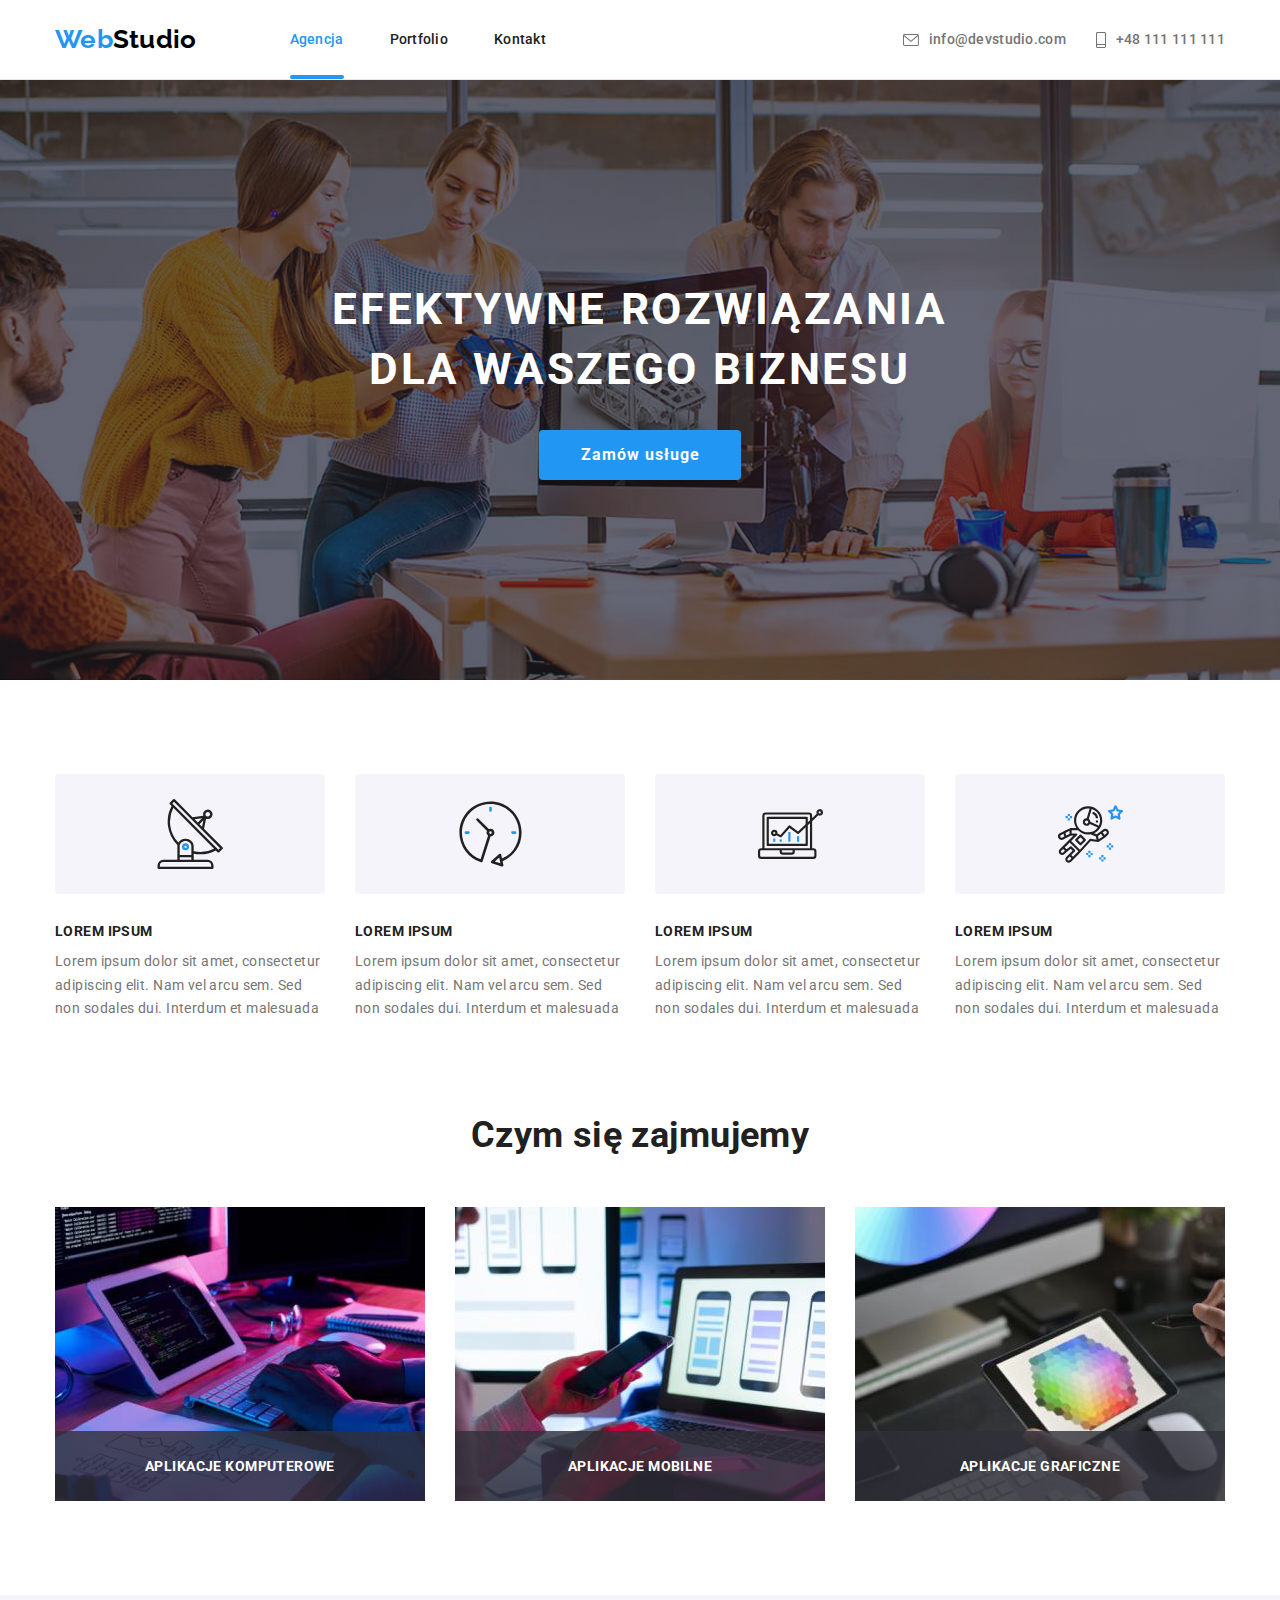
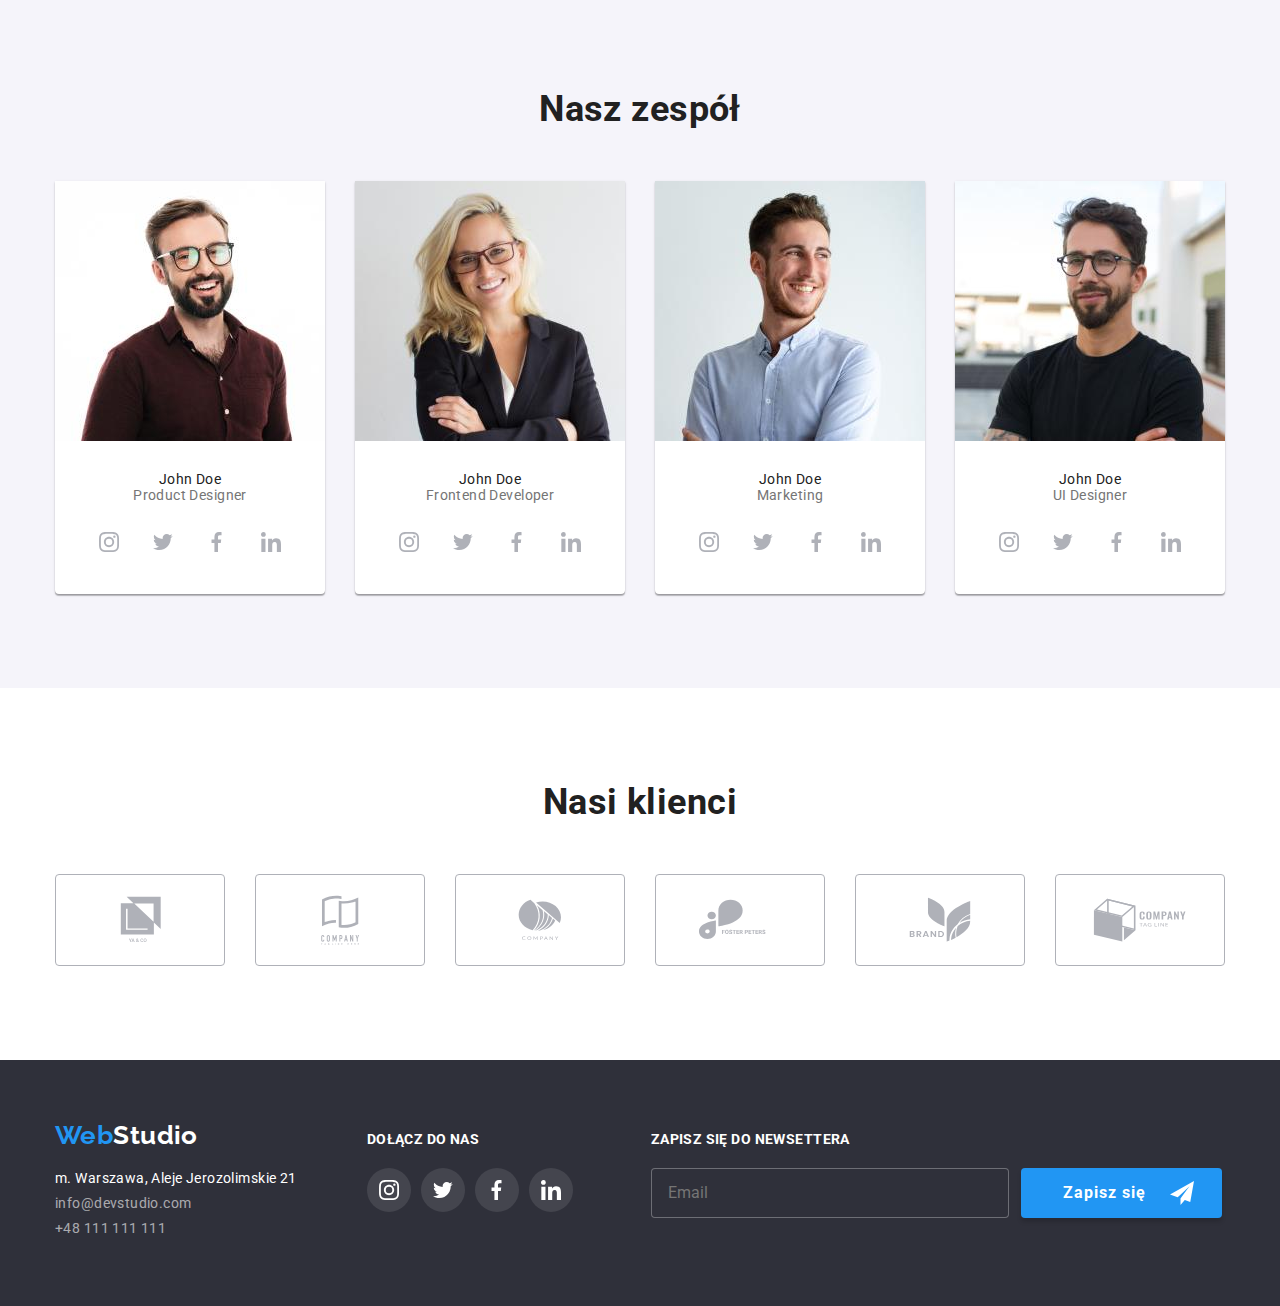
<file: index.html>
<!DOCTYPE html>
<html lang="en">
    <head>
        <meta charset="UTF-8" />
        <meta http-equiv="X-UA-Compatible" content="IE=edge" />
        <meta name="viewport" content="width=device-width, initial-scale=1.0" />
        <title>Zadanie domowe #5</title>
        <link
            rel="stylesheet"
            href="https://cdnjs.cloudflare.com/ajax/libs/modern-normalize/1.0.0/modern-normalize.min.css"
        />
        <link rel="stylesheet" href="./css/styles.css" />
        <link rel="preconnect" href="https://fonts.googleapis.com" />
        <link rel="preconnect" href="https://fonts.gstatic.com" crossorigin />
        <link
            href="https://fonts.googleapis.com/css2?family=Raleway:wght@700&family=Roboto:wght@400;500;700;900&display=swap"
            rel="stylesheet"
        />
    </head>
    <body>
        <header>
            <section class="menu">
                <div class="container">
                    <ul>
                        <li class="logo-links">
                            <a class="company-name link" href="index.html"
                                ><span class="backlight">Web</span>Studio</a
                            >
                            <nav class="menu-links">
                                <ul>
                                    <li><a class="link active" href="index.html">Agencja</a></li>
                                    <li><a class="link" href="portfolio.html">Portfolio</a></li>
                                    <li><a class="link" href="#">Kontakt</a></li>
                                </ul>
                            </nav>
                        </li>
                        <li>
                            <ul class="menu-contacts">
                                <li>
                                    <a class="link" href="mailto:info@devstudio.com">
                                        <svg class="icon" width="16" height="12">
                                            <use href="./images/icons.svg#message"></use>
                                        </svg>

                                        info@devstudio.com</a
                                    >
                                </li>
                                <li>
                                    <a class="link" href="tel:+48111111111">
                                        <svg class="icon" width="10" height="16">
                                            <use href="./images/icons.svg#phone"></use>
                                        </svg>
                                        +48 111 111 111</a
                                    >
                                </li>
                            </ul>
                        </li>
                    </ul>
                </div>
            </section>
        </header>
        <main>
            <section class="header">
                <div class="container">
                    <h1>EFEKTYWNE ROZWIĄZANIA DLA WASZEGO BIZNESU</h1>
                    <button data-modal-open type="button">Zamów usługe</button>
                </div>
            </section>
            <section class="description section">
                <div class="container">
                    <ul class="text">
                        <li>
                            <div class="container-svg">
                                <svg class="icon" width="70" height="70">
                                    <use href="./images/icons.svg#antenna"></use>
                                </svg>
                            </div>
                            <h3>LOREM IPSUM</h3>
                            <p>
                                Lorem ipsum dolor sit amet, consectetur adipiscing elit. Nam vel
                                arcu sem. Sed non sodales dui. Interdum et malesuada
                            </p>
                        </li>
                        <li>
                            <div class="container-svg">
                                <svg class="icon" width="65" height="70">
                                    <use href="./images/icons.svg#clock"></use>
                                </svg>
                            </div>
                            <h3>LOREM IPSUM</h3>
                            <p>
                                Lorem ipsum dolor sit amet, consectetur adipiscing elit. Nam vel
                                arcu sem. Sed non sodales dui. Interdum et malesuada
                            </p>
                        </li>
                        <li>
                            <div class="container-svg">
                                <svg class="icon" width="65" height="70">
                                    <use href="./images/icons.svg#diagram"></use>
                                </svg>
                            </div>
                            <h3>LOREM IPSUM</h3>
                            <p>
                                Lorem ipsum dolor sit amet, consectetur adipiscing elit. Nam vel
                                arcu sem. Sed non sodales dui. Interdum et malesuada
                            </p>
                        </li>
                        <li>
                            <div class="container-svg">
                                <svg class="icon" width="65" height="70">
                                    <use href="./images/icons.svg#astronaut"></use>
                                </svg>
                            </div>
                            <h3>LOREM IPSUM</h3>
                            <p>
                                Lorem ipsum dolor sit amet, consectetur adipiscing elit. Nam vel
                                arcu sem. Sed non sodales dui. Interdum et malesuada
                            </p>
                        </li>
                    </ul>
                </div>
                <div class="job container">
                    <h2 class="job-title">Czym się zajmujemy</h2>
                    <ul>
                        <li>
                            <div class="job-bg">aplikacje komputerowe</div>
                            <figure>
                                <img
                                    src="./images/img1.jpg"
                                    alt="programer working his desk office"
                                    width="370"
                                    height="294"
                                />
                            </figure>
                        </li>
                        <li>
                            <figure>
                                <div class="job-bg">aplikacje Mobilne</div>
                                <img
                                    src="./images/img2.jpg"
                                    alt="web ui designers are developing application smartphones team creators is working interface mobile phones"
                                    width="370"
                                    height="294"
                                />
                            </figure>
                        </li>
                        <li>
                            <figure>
                                <div class="job-bg">aplikacje graficzne</div>
                                <img
                                    src="./images/img3.jpg"
                                    alt="creative artist web design with working colour selection graphic tablet"
                                    width="370"
                                    height="294"
                                />
                            </figure>
                        </li>
                    </ul>
                </div>
            </section>
            <section class="team section">
                <div class="container">
                    <h2 class="section-title">Nasz zespół</h2>
                    <ul>
                        <li>
                            <figure>
                                <img
                                    src="./images/productdesigner.jpg"
                                    alt="Jonh Doe"
                                    width="270"
                                    height="260"
                                />
                                <figcaption>
                                    <p class="photo-title">John Doe</p>
                                    <p>Product Designer</p>
                                    <ul class="team-media">
                                        <li class="team-icon">
                                            <a class="team-link" href="https://www.instagram.com/">
                                                <svg class="icon" width="20" height="20">
                                                    <use href="./images/icons.svg#instagram"></use>
                                                </svg>
                                            </a>
                                        </li>
                                        <li class="team-icon">
                                            <a class="team-link" href="https://www.twitter.com/">
                                                <svg class="icon" width="20" height="20">
                                                    <use href="./images/icons.svg#twitter"></use>
                                                </svg>
                                            </a>
                                        </li>
                                        <li class="team-icon">
                                            <a class="team-link" href="https://www.facebook.com/">
                                                <svg class="icon" width="20" height="20">
                                                    <use href="./images/icons.svg#facebook"></use>
                                                </svg>
                                            </a>
                                        </li>

                                        <li class="team-icon">
                                            <a class="team-link" href="https://pl.linkedin.com/">
                                                <svg class="icon" width="20" height="20">
                                                    <use href="./images/icons.svg#linkedin"></use>
                                                </svg>
                                            </a>
                                        </li>
                                    </ul>
                                </figcaption>
                            </figure>
                        </li>
                        <li>
                            <figure>
                                <img
                                    src="./images/frontend.jpg"
                                    alt="Jonh Doe"
                                    width="270"
                                    height="260"
                                />
                                <figcaption>
                                    <p class="photo-title">John Doe</p>
                                    <p>Frontend Developer</p>
                                    <ul class="team-media">
                                        <li class="team-icon">
                                            <a class="team-link" href="https://www.instagram.com/">
                                                <svg class="icon" width="20" height="20">
                                                    <use href="./images/icons.svg#instagram"></use>
                                                </svg>
                                            </a>
                                        </li>
                                        <li class="team-icon">
                                            <a class="team-link" href="https://www.twitter.com/">
                                                <svg class="icon" width="20" height="20">
                                                    <use href="./images/icons.svg#twitter"></use>
                                                </svg>
                                            </a>
                                        </li>
                                        <li class="team-icon">
                                            <a class="team-link" href="https://www.facebook.com/">
                                                <svg class="icon" width="20" height="20">
                                                    <use href="./images/icons.svg#facebook"></use>
                                                </svg>
                                            </a>
                                        </li>

                                        <li class="team-icon">
                                            <a class="team-link" href="https://pl.linkedin.com/">
                                                <svg class="icon" width="20" height="20">
                                                    <use href="./images/icons.svg#linkedin"></use>
                                                </svg>
                                            </a>
                                        </li>
                                    </ul>
                                </figcaption>
                            </figure>
                        </li>
                        <li>
                            <figure>
                                <img
                                    src="./images/marketing.jpg"
                                    alt="Jonh Doe"
                                    width="270"
                                    height="260"
                                />
                                <figcaption>
                                    <p class="photo-title">John Doe</p>
                                    <p>Marketing</p>
                                    <ul class="team-media">
                                        <li class="team-icon">
                                            <a class="team-link" href="https://www.instagram.com/">
                                                <svg class="icon" width="20" height="20">
                                                    <use href="./images/icons.svg#instagram"></use>
                                                </svg>
                                            </a>
                                        </li>
                                        <li class="team-icon">
                                            <a class="team-link" href="https://www.twitter.com/">
                                                <svg class="icon" width="20" height="20">
                                                    <use href="./images/icons.svg#twitter"></use>
                                                </svg>
                                            </a>
                                        </li>
                                        <li class="team-icon">
                                            <a class="team-link" href="https://www.facebook.com/">
                                                <svg class="icon" width="20" height="20">
                                                    <use href="./images/icons.svg#facebook"></use>
                                                </svg>
                                            </a>
                                        </li>

                                        <li class="team-icon">
                                            <a class="team-link" href="https://pl.linkedin.com/">
                                                <svg class="icon" width="20" height="20">
                                                    <use href="./images/icons.svg#linkedin"></use>
                                                </svg>
                                            </a>
                                        </li>
                                    </ul>
                                </figcaption>
                            </figure>
                        </li>
                        <li>
                            <figure>
                                <img
                                    src="./images/ui.jpg"
                                    alt="Jonh Doe"
                                    width="270"
                                    height="260"
                                />
                                <figcaption>
                                    <p class="photo-title">John Doe</p>
                                    <p>UI Designer</p>
                                    <ul class="team-media">
                                        <li class="team-icon">
                                            <a class="team-link" href="https://www.instagram.com/">
                                                <svg class="icon" width="20" height="20">
                                                    <use href="./images/icons.svg#instagram"></use>
                                                </svg>
                                            </a>
                                        </li>
                                        <li class="team-icon">
                                            <a class="team-link" href="https://www.twitter.com/">
                                                <svg class="icon" width="20" height="20">
                                                    <use href="./images/icons.svg#twitter"></use>
                                                </svg>
                                            </a>
                                        </li>
                                        <li class="team-icon">
                                            <a class="team-link" href="https://www.facebook.com/">
                                                <svg class="icon" width="20" height="20">
                                                    <use href="./images/icons.svg#facebook"></use>
                                                </svg>
                                            </a>
                                        </li>

                                        <li class="team-icon">
                                            <a class="team-link" href="https://pl.linkedin.com/">
                                                <svg class="icon" width="20" height="20">
                                                    <use href="./images/icons.svg#linkedin"></use>
                                                </svg>
                                            </a>
                                        </li>
                                    </ul>
                                </figcaption>
                            </figure>
                        </li>
                    </ul>
                </div>
            </section>
            <section class="section client">
                <h2 class="client-title">Nasi klienci</h2>
                <div class="container">
                    <ul class="client-list">
                        <li class="client-item">
                            <svg class="icon" width="41" height="46.7">
                                <use href="./images/icons.svg#c1"></use>
                            </svg>
                        </li>
                        <li class="client-item">
                            <svg class="icon" width="40" height="50">
                                <use href="./images/icons.svg#c2"></use>
                            </svg>
                        </li>
                        <li class="client-item">
                            <svg class="icon" width="43.46" height="41.18">
                                <use href="./images/icons.svg#c3"></use>
                            </svg>
                        </li>
                        <li class="client-item">
                            <svg class="icon" width="84.44" height="40.62">
                                <use href="./images/icons.svg#c4"></use>
                            </svg>
                        </li>
                        <li class="client-item">
                            <svg class="icon" width="62.54" height="45.43">
                                <use href="./images/icons.svg#c5"></use>
                            </svg>
                        </li>
                        <li class="client-item">
                            <svg class="icon" width="93.79" height="43.93">
                                <use href="./images/icons.svg#c6"></use>
                            </svg>
                        </li>
                    </ul>
                </div>
            </section>
        </main>
        <footer class="footer">
            <div class="container">
                <div class="footer-contact">
                    <a class="company-name link" href="index.html"
                        ><span class="backlight">Web</span>Studio</a
                    >
                    <address class="adress">
                        <p>m. Warszawa, Aleje Jerozolimskie 21</p>
                        <p>
                            <a class="link" href="mailto:info@devstudio.com">info@devstudio.com</a>
                        </p>
                        <p><a class="link" href="tel:+48111111111">+48 111 111 111</a></p>
                    </address>
                </div>
                <div class="footer-media">
                    <h4>Dołącz do nas</h4>
                    <ul class="footer-media-list">
                        <li>
                            <a class="footer-media-link" href="https://pl.linkedin.com/">
                                <svg class="icon" width="20" height="20">
                                    <use href="./images/icons.svg#instagram"></use>
                                </svg>
                            </a>
                        </li>
                        <li>
                            <a class="footer-media-link" href="https://pl.linkedin.com/">
                                <svg class="icon" width="20" height="20">
                                    <use href="./images/icons.svg#twitter"></use>
                                </svg>
                            </a>
                        </li>
                        <li>
                            <a class="footer-media-link" href="https://pl.linkedin.com/">
                                <svg class="icon" width="20" height="20">
                                    <use href="./images/icons.svg#facebook"></use>
                                </svg>
                            </a>
                        </li>
                        <li>
                            <a class="footer-media-link" href="https://pl.linkedin.com/">
                                <svg class="icon" width="20" height="20">
                                    <use href="./images/icons.svg#linkedin"></use>
                                </svg>
                            </a>
                        </li>
                    </ul>
                </div>
                <div class="footer-form-newsletter">
                    <form class="form-newsletter" name="newsletter">
                        <label class="label-newsletter" for="newsletter-email">
                            <span class="form-newsletter-title">Zapisz się do newsettera</span>
                            <input
                                name="newsletter-email"
                                id="newsletter-email"
                                type="email"
                                placeholder="Email"
                            />
                        </label>
                        <button type="submit">
                            Zapisz się<svg class="icon" width="24" height="24">
                                <use href="./images/icons.svg#send"></use>
                            </svg>
                        </button>
                    </form>
                </div>
            </div>
        </footer>
        <div data-modal class="modal-backdrop is-hidden">
            <div class="modal-window">
                <button data-modal-close class="modal-button" type="button">
                    <svg class="icon" width="18" height="18">
                        <use href="./images/icons.svg#close"></use>
                    </svg>
                </button>
                <form class="services-info">
                    <div
                        class="services-info-data"
                        role="group"
                        aria-labelledby="services-info-data"
                    >
                        <p id="services-info-data" class="services-info-title">
                            Zostaw swoje dane w formularzu poniżej
                        </p>
                        <label class="services-info-name">
                            <span>Imie</span>
                            <svg class="icon" width="18" height="18">
                                <use href="./images/icons.svg#form-person"></use>
                            </svg>
                            <input type="text" name="services-info-name" required />
                        </label>

                        <label class="services-info-phone">
                            <span>Telefon</span>
                            <svg class="icon" width="18" height="18">
                                <use href="./images/icons.svg#form-phone"></use>
                            </svg>
                            <input type="tel" name="services-info-phone" required />
                        </label>
                        <label class="services-info-email">
                            <span>Email</span>
                            <svg class="icon" width="18" height="18">
                                <use href="./images/icons.svg#form-email"></use>
                            </svg>
                            <input type="email" name="services-info-name" required />
                        </label>
                        <label class="services-info-comment">
                            <span>Komentarz</span>
                            <textarea
                                class="services-info-comment"
                                name="services-info-comment"
                                placeholder="Wprowadź tekst"
                            ></textarea>
                        </label>
                    </div>
                    <div class="services-info-rules">
                        <label>
                            <input class="elo" type="checkbox" name="rules" value="accept" />
                            <svg class="icon icon-vector" width="16" height="15">
                                <use href="./images/icons.svg#vector"></use>
                            </svg>
                            <svg class="icon icon-check" width="16" height="15">
                                <use href="./images/icons.svg#check"></use>
                            </svg>
                            Oświadczam iż akceptuję
                            <a
                                href="https://pl.wikipedia.org/wiki/Regulamin"
                                class="form-backlight"
                                target="_blank"
                                >Regulamin</a
                            >
                            i
                            <a
                                href="https://pl.wikipedia.org/wiki/Polityka_prywatno%C5%9Bci"
                                class="form-backlight"
                                target="_blank"
                                >Politykę Prywatności.</a
                            >
                        </label>
                    </div>
                    <button class="services-info-btn" type="submit">Wyślij</button>
                </form>
            </div>
        </div>
        <script src="./modal.js"></script>
    </body>
</html>
</file>
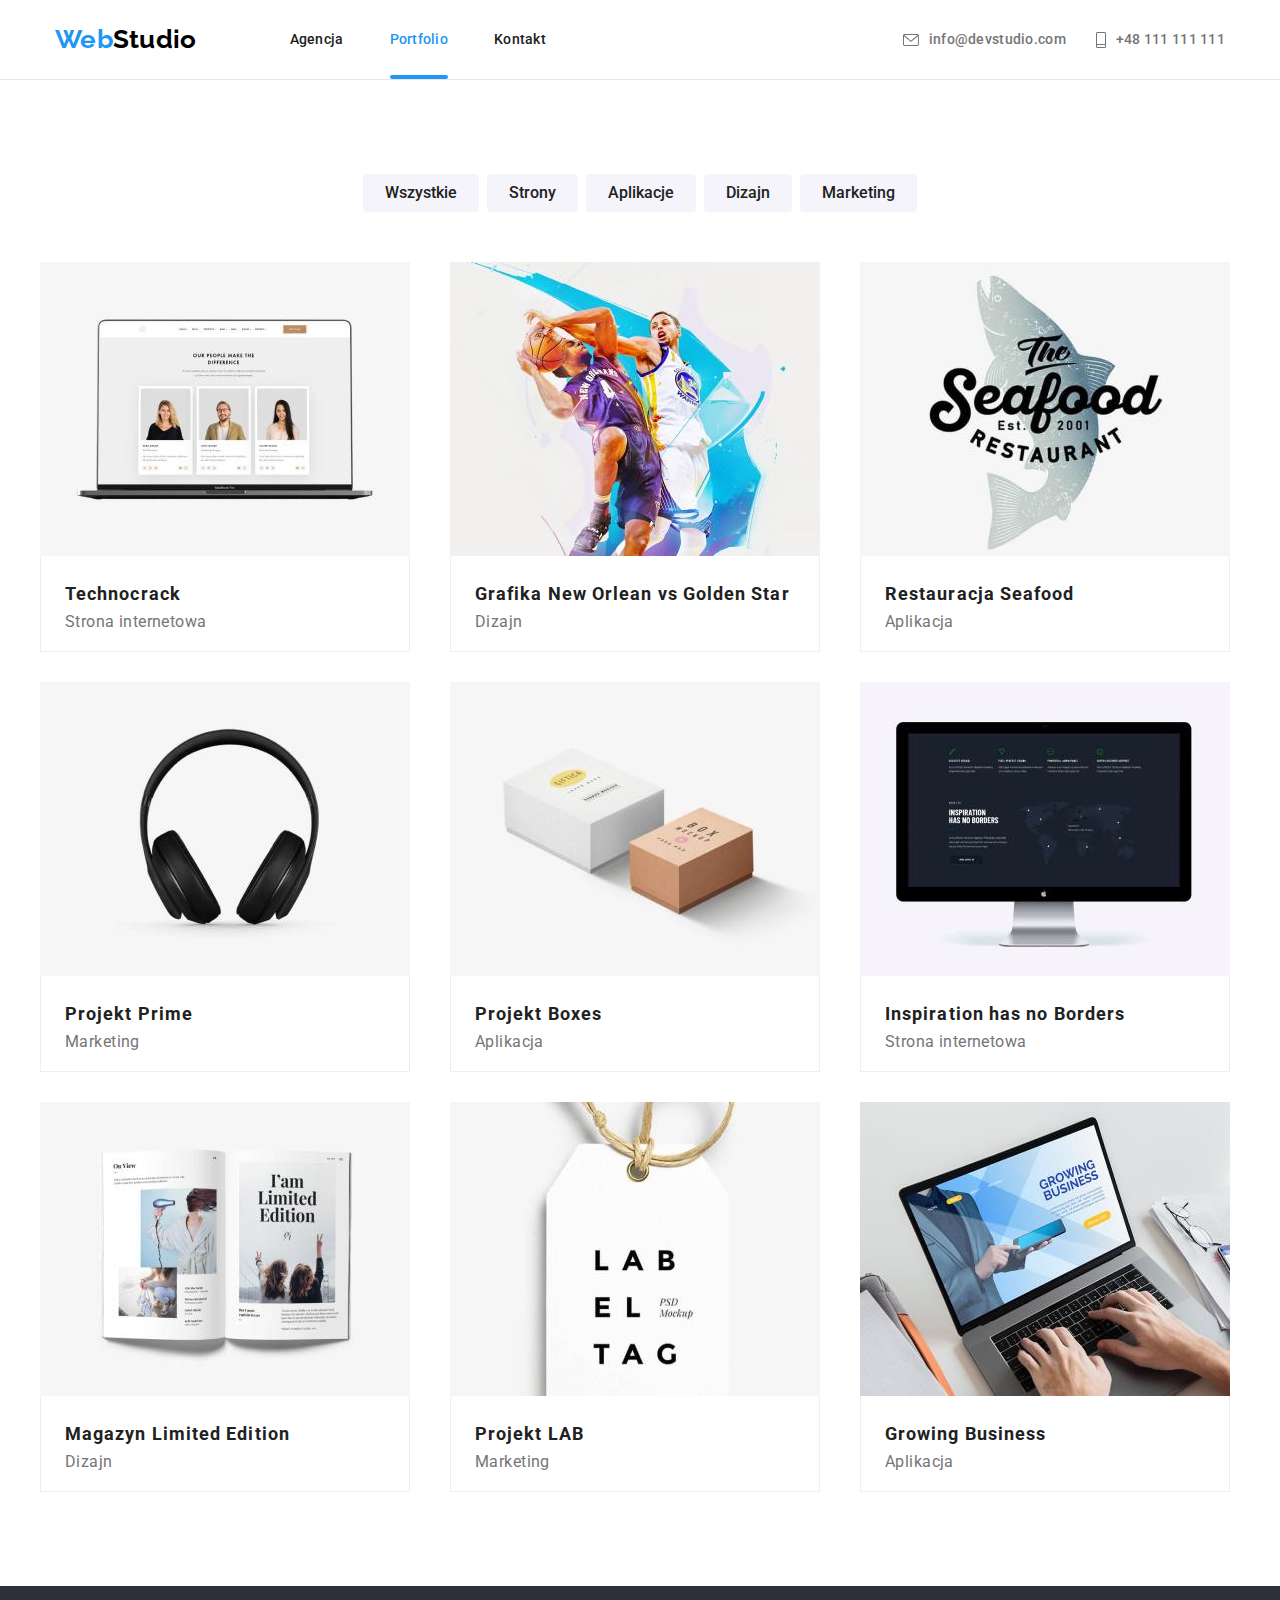
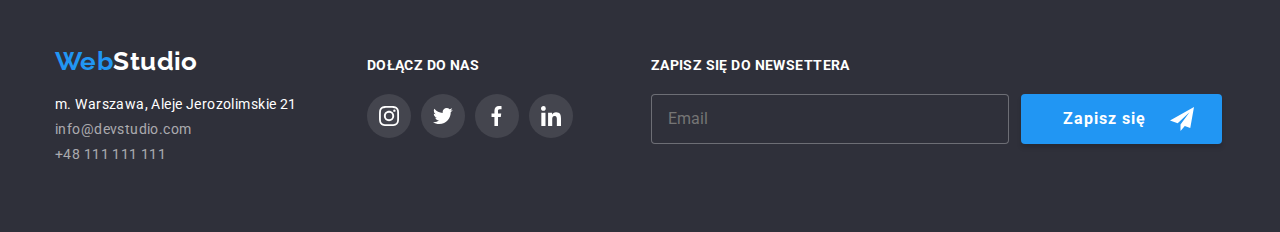
<file: portfolio.html>
<!DOCTYPE html>
<html lang="en">
    <head>
        <meta charset="UTF-8" />
        <meta http-equiv="X-UA-Compatible" content="IE=edge" />
        <meta name="viewport" content="width=device-width, initial-scale=1.0" />
        <title>Zadanie domowe #5</title>
        <link
            rel="stylesheet"
            href="https://cdnjs.cloudflare.com/ajax/libs/modern-normalize/1.0.0/modern-normalize.min.css"
        />
        <link rel="stylesheet" href="./css/styles.css" />
        <link rel="preconnect" href="https://fonts.googleapis.com" />
        <link rel="preconnect" href="https://fonts.gstatic.com" crossorigin />
        <link
            href="https://fonts.googleapis.com/css2?family=Raleway:wght@700&family=Roboto:wght@400;500;700;900&display=swap"
            rel="stylesheet"
        />
    </head>
    <body>
        <header>
            <section class="menu">
                <div class="container">
                    <ul>
                        <li class="logo-links">
                            <a class="company-name link" href="index.html"
                                ><span class="backlight">Web</span>Studio</a
                            >
                            <nav class="menu-links">
                                <ul>
                                    <li><a class="link" href="index.html">Agencja</a></li>
                                    <li>
                                        <a class="link active" href="portfolio.html">Portfolio</a>
                                    </li>
                                    <li><a class="link" href="#">Kontakt</a></li>
                                </ul>
                            </nav>
                        </li>
                        <li>
                            <ul class="menu-contacts">
                                <li>
                                    <a class="link" href="mailto:info@devstudio.com">
                                        <svg class="icon" width="16" height="12">
                                            <use href="./images/icons.svg#message"></use>
                                        </svg>

                                        info@devstudio.com</a
                                    >
                                </li>
                                <li>
                                    <a class="link" href="tel:+48111111111">
                                        <svg class="icon" width="10" height="16">
                                            <use href="./images/icons.svg#phone"></use>
                                        </svg>
                                        +48 111 111 111</a
                                    >
                                </li>
                            </ul>
                        </li>
                    </ul>
                </div>
            </section>
        </header>
        <main>
            <section class="portfolio section">
                <div class="container">
                    <ul class="portfolio-filters">
                        <li><button type="button">Wszystkie</button></li>
                        <li><button type="button">Strony</button></li>
                        <li><button type="button">Aplikacje</button></li>
                        <li><button type="button">Dizajn</button></li>
                        <li><button type="button">Marketing</button></li>
                    </ul>
                </div>
                <div class="container">
                    <ul class="portfolio-photo">
                        <li>
                            <figure>
                                <div class="portfolio-photo-box">
                                    <img
                                        src="./images/laptop.jpg"
                                        alt="Laptop with Technnocrack website"
                                        width="370"
                                        height="294"
                                    />
                                    <div class="overlay">
                                        <p>
                                            Technocrack jest popularną platformą wykorzystywaną do
                                            rozpowszechniania koronawirusa. Firmy wykorzystują tę
                                            platformę do celów szpiegowskich i ataków na
                                            niezabezpieczone serwery konkurencji
                                        </p>
                                    </div>
                                </div>
                                <figcaption>
                                    <p class="photo-title">Technocrack</p>
                                    <p class="photo-description">Strona internetowa</p>
                                </figcaption>
                            </figure>
                        </li>
                        <li>
                            <figure>
                                <div class="portfolio-photo-box">
                                    <img
                                        src="./images/goldenstar.jpg"
                                        alt="Poster promoting the basketball match between New Orlean vs Golden Star"
                                        width="370"
                                        height="294"
                                    />
                                    <div class="overlay">
                                        <p>
                                            Technocrack jest popularną platformą wykorzystywaną do
                                            rozpowszechniania koronawirusa. Firmy wykorzystują tę
                                            platformę do celów szpiegowskich i ataków na
                                            niezabezpieczone serwery konkurencji
                                        </p>
                                    </div>
                                </div>
                                <figcaption>
                                    <p class="photo-title">Grafika New Orlean vs Golden Star</p>
                                    <p class="photo-description">Dizajn</p>
                                </figcaption>
                            </figure>
                        </li>
                        <li>
                            <figure>
                                <div class="portfolio-photo-box">
                                    <img
                                        src="./images/restaurant.jpg"
                                        alt="The Seafood logo"
                                        width="370"
                                        height="294"
                                    />
                                    <div class="overlay">
                                        <p>
                                            Technocrack jest popularną platformą wykorzystywaną do
                                            rozpowszechniania koronawirusa. Firmy wykorzystują tę
                                            platformę do celów szpiegowskich i ataków na
                                            niezabezpieczone serwery konkurencji
                                        </p>
                                    </div>
                                </div>
                                <figcaption>
                                    <p class="photo-title">Restauracja Seafood</p>
                                    <p class="photo-description">Aplikacja</p>
                                </figcaption>
                            </figure>
                        </li>
                        <li>
                            <figure>
                                <div class="portfolio-photo-box">
                                    <img
                                        src="./images/headset.jpg"
                                        alt="black headset"
                                        width="370"
                                        height="294"
                                    />
                                    <div class="overlay">
                                        <p>
                                            Technocrack jest popularną platformą wykorzystywaną do
                                            rozpowszechniania koronawirusa. Firmy wykorzystują tę
                                            platformę do celów szpiegowskich i ataków na
                                            niezabezpieczone serwery konkurencji
                                        </p>
                                    </div>
                                </div>
                                <figcaption>
                                    <p class="photo-title">Projekt Prime</p>
                                    <p class="photo-description">Marketing</p>
                                </figcaption>
                            </figure>
                        </li>
                        <li>
                            <figure>
                                <div class="portfolio-photo-box">
                                    <img
                                        src="./images/boxes.jpg"
                                        alt="Two boxes. One white, second brown"
                                        width="370"
                                        height="294"
                                    />
                                    <div class="overlay">
                                        <p>
                                            Technocrack jest popularną platformą wykorzystywaną do
                                            rozpowszechniania koronawirusa. Firmy wykorzystują tę
                                            platformę do celów szpiegowskich i ataków na
                                            niezabezpieczone serwery konkurencji
                                        </p>
                                    </div>
                                </div>
                                <figcaption>
                                    <p class="photo-title">Projekt Boxes</p>
                                    <p class="photo-description">Aplikacja</p>
                                </figcaption>
                            </figure>
                        </li>
                        <li>
                            <figure>
                                <div class="portfolio-photo-box">
                                    <img
                                        src="./images/monitor.jpg"
                                        alt="Monitorn. Display show website about Inspiration"
                                        width="370"
                                        height="294"
                                    />
                                    <div class="overlay">
                                        <p>
                                            Technocrack jest popularną platformą wykorzystywaną do
                                            rozpowszechniania koronawirusa. Firmy wykorzystują tę
                                            platformę do celów szpiegowskich i ataków na
                                            niezabezpieczone serwery konkurencji
                                        </p>
                                    </div>
                                </div>
                                <figcaption>
                                    <p class="photo-title">Inspiration has no Borders</p>
                                    <p class="photo-description">Strona internetowa</p>
                                </figcaption>
                            </figure>
                        </li>
                        <li>
                            <figure>
                                <div class="portfolio-photo-box">
                                    <img
                                        src="./images/book.jpg"
                                        alt="Limited edition magazine"
                                        width="370"
                                        height="294"
                                    />
                                    <div class="overlay">
                                        <p>
                                            Technocrack jest popularną platformą wykorzystywaną do
                                            rozpowszechniania koronawirusa. Firmy wykorzystują tę
                                            platformę do celów szpiegowskich i ataków na
                                            niezabezpieczone serwery konkurencji
                                        </p>
                                    </div>
                                </div>
                                <figcaption>
                                    <p class="photo-title">Magazyn Limited Edition</p>
                                    <p class="photo-description">Dizajn</p>
                                </figcaption>
                            </figure>
                        </li>
                        <li>
                            <figure>
                                <div class="portfolio-photo-box">
                                    <img
                                        src="./images/label.jpg"
                                        alt="Label"
                                        width="370"
                                        height="294"
                                    />
                                    <div class="overlay">
                                        <p>
                                            Technocrack jest popularną platformą wykorzystywaną do
                                            rozpowszechniania koronawirusa. Firmy wykorzystują tę
                                            platformę do celów szpiegowskich i ataków na
                                            niezabezpieczone serwery konkurencji
                                        </p>
                                    </div>
                                </div>
                                <figcaption>
                                    <p class="photo-title">Projekt LAB</p>
                                    <p class="photo-description">Marketing</p>
                                </figcaption>
                            </figure>
                        </li>
                        <li>
                            <figure>
                                <div class="portfolio-photo-box">
                                    <img
                                        src="./images/laptop2.jpg"
                                        alt="Someone creating a owm business"
                                        width="370"
                                        height="294"
                                    />
                                    <div class="overlay">
                                        <p>
                                            Technocrack jest popularną platformą wykorzystywaną do
                                            rozpowszechniania koronawirusa. Firmy wykorzystują tę
                                            platformę do celów szpiegowskich i ataków na
                                            niezabezpieczone serwery konkurencji
                                        </p>
                                    </div>
                                </div>
                                <figcaption>
                                    <p class="photo-title">Growing Business</p>
                                    <p class="photo-description">Aplikacja</p>
                                </figcaption>
                            </figure>
                        </li>
                    </ul>
                </div>
            </section>
        </main>
        <footer class="footer">
            <div class="container">
                <div class="footer-contact">
                    <a class="company-name link" href="index.html"
                        ><span class="backlight">Web</span>Studio</a
                    >
                    <address class="adress">
                        <p>m. Warszawa, Aleje Jerozolimskie 21</p>
                        <p>
                            <a class="link" href="mailto:info@devstudio.com">info@devstudio.com</a>
                        </p>
                        <p><a class="link" href="tel:+48111111111">+48 111 111 111</a></p>
                    </address>
                </div>
                <div class="footer-media">
                    <h4>Dołącz do nas</h4>
                    <ul class="footer-media-list">
                        <li>
                            <a class="footer-media-link" href="https://pl.linkedin.com/">
                                <svg class="icon" width="20" height="20">
                                    <use href="./images/icons.svg#instagram"></use>
                                </svg>
                            </a>
                        </li>
                        <li>
                            <a class="footer-media-link" href="https://pl.linkedin.com/">
                                <svg class="icon" width="20" height="20">
                                    <use href="./images/icons.svg#twitter"></use>
                                </svg>
                            </a>
                        </li>
                        <li>
                            <a class="footer-media-link" href="https://pl.linkedin.com/">
                                <svg class="icon" width="20" height="20">
                                    <use href="./images/icons.svg#facebook"></use>
                                </svg>
                            </a>
                        </li>
                        <li>
                            <a class="footer-media-link" href="https://pl.linkedin.com/">
                                <svg class="icon" width="20" height="20">
                                    <use href="./images/icons.svg#linkedin"></use>
                                </svg>
                            </a>
                        </li>
                    </ul>
                </div>
                <div class="footer-form-newsletter">
                    <form class="form-newsletter" name="newsletter">
                        <label class="label-newsletter" for="newsletter-email">
                            <span class="form-newsletter-title">Zapisz się do newsettera</span>
                            <input
                                name="newsletter-email"
                                id="newsletter-email"
                                type="email"
                                placeholder="Email"
                            />
                        </label>
                        <button type="submit">
                            Zapisz się<svg class="icon" width="24" height="24">
                                <use href="./images/icons.svg#send"></use>
                            </svg>
                        </button>
                    </form>
                </div>
            </div>
        </footer>
        <script src="./modal.js"></script>
    </body>
</html>
</file>
<file: css/styles.css>
* {
    margin: 0px;
    padding: 0px;
    box-sizing: border-box;
}
:root {
    --footer-header-bg-color: #2f303a;
    --team-button-bg-color: #f5f4fa;
    --backligh-color: #2196f3;
    --text--black-color: #212121;
    --text-grey-color: #757575;
    --icon-grey-color: #757575;
    --white-bg-color: #fff;
    --text-white-color: #fff;
    --button-bg-color: #2196f3;
    --photo-bg-color: #fff;
    --logo-black-color: #000;
}

img {
    display: block;
}
a {
    text-decoration: none;
    color: currentColor;
}
h1 {
    margin: 0 auto 30px;
    max-width: 696px;
    font-size: 44px;
    letter-spacing: 0.06em;
}

h2 {
    font-weight: 700;
    font-size: 36px;
    line-height: 1.16;
    text-align: center;
    margin-bottom: 50px;
}
ul {
    list-style: none;
}
body {
    margin-left: auto;
    margin-right: auto;
    font-family: Roboto, Raleway, sans-serif;
    font-size: 14px;
    line-height: 1.14;
    letter-spacing: 0.03em;
    color: var(--text--black-color);
    background-image: linear-gradient(to top, #2f303a66, #2f303a66);
}

.container {
    max-width: 1200px;
    margin: 0 auto;
}

.section {
    padding: 94px 0;
    background-color: var(--photo-bg-color);
}
.menu .container > ul {
    padding: 24px 15px;
    display: flex;
    align-items: center;
    justify-content: space-between;
}
.logo-links {
    display: flex;
    align-items: center;
    gap: 93px;
}
.menu {
    background-color: var(--white-bg-color);
    font-weight: 500;
    letter-spacing: 0.02em;
    color: var(--text--black-color);
    border-bottom: 1px solid #e4e8ee;
}
.company-name {
    font-family: Raleway, sans-serif;
    font-weight: 700;
    font-size: 26px;
    line-height: 1.2;
    color: var(--logo-black-color);
}
.menu-links ul {
    display: flex;
    align-items: center;
    gap: 46px;
}
.menu-links a {
    color: var(--text--black-color);
}

.menu-contacts {
    display: flex;
    align-items: center;
    gap: 30px;
}
.menu-contacts li {
    color: var(--text-grey-color);
}

.icon,
.menu-contacts .link {
    fill: currentColor;
    color: currentColor;
}
.link {
    transition: color 250ms cubic-bezier(0.4, 0, 0.2, 1);
}
.link:hover,
.link:focus {
    color: var(--backligh-color);
}

.menu-links a {
    position: relative;
}
.menu-links .link:hover::after,
.menu-links .link:focus::after {
    position: absolute;
    bottom: -32px;
    left: 0;
    content: '';
    width: 100%;
    height: 4px;
    background-color: var(--backligh-color);
    border-radius: 2px;
}

.backlight {
    color: var(--backligh-color);
}

.menu-contacts a {
    display: flex;
    align-items: center;
    gap: 10px;
}

.link.active {
    position: relative;
    color: var(--backligh-color);
}
.active::after {
    position: absolute;
    bottom: -32px;
    left: 0;
    content: '';
    width: 100%;
    height: 4px;
    background-color: var(--backligh-color);
    border-radius: 2px;
}

.header {
    margin: 0 auto;
    padding: 200px 0;
    font-weight: 900;
    line-height: 1.36;
    color: var(--text-white-color);
    text-transform: uppercase;
    text-align: center;
    background-repeat: no-repeat;
    background-size: auto, 1600px;
    background-position: 0%, 50% 50%;
    background-image: linear-gradient(to top, #2f303a66, #2f303a66), url(../images/header-bg.jpg);
}

.header button {
    padding: 10px 41px 10px 42px;
    font-weight: 700;
    font-size: 16px;
    line-height: 1.875;
    text-align: center;
    letter-spacing: 0.06em;
    color: var(--text-white-color);
    background-color: var(--button-bg-color);
    box-shadow: 0px 4px 4px rgba(0, 0, 0, 0.15);
    border: 0px;
    border-radius: 4px;
    cursor: pointer;
    transition: transform 250ms cubic-bezier(0.4, 0, 0.2, 1);
}

.header button:hover {
    transform: scale(1.05);
}
.text {
    margin-bottom: 94px;
    padding: 0 15px;
    display: flex;
    justify-content: space-around;
    column-gap: 30px;
}

.container-svg {
    margin-bottom: 30px;
    padding: 25px 0;
    line-height: 0;
    text-align: center;
    background-color: #f5f4fa;
    border-radius: 4px;
}
.text h3 {
    margin-bottom: 10px;
    font-weight: 700;
    font-size: 14px;
    text-transform: uppercase;
}
.text p {
    line-height: 1.7;
    color: var(--text-grey-color);
}
.job ul {
    display: flex;
    justify-content: space-around;
}
.job li {
    position: relative;
}
.job-bg {
    position: absolute;
    bottom: 0;
    left: 0;
    width: 100%;
    padding: 27px 0;
    text-align: center;
    text-transform: uppercase;
    font-weight: 700;
    line-height: 1.17;
    color: var(--text-white-color);
    background-color: rgba(47, 48, 58, 0.8);
}
.team {
    background-color: var(--team-button-bg-color);
}
.team .container > ul {
    display: flex;
    justify-content: center;
    gap: 30px;
}
.team figure {
    width: 270px;
    background-color: var(--photo-bg-color);
    line-height: 1.1875;
    text-align: center;
    box-shadow: 0px 1px 3px rgba(0, 0, 0, 0.12), 0px 1px 1px rgba(0, 0, 0, 0.14),
        0px 2px 1px rgba(0, 0, 0, 0.2);
    border-radius: 0px 0px 4px 4px;
}

.team figcaption {
    padding: 30px 0;
}
.team-media {
    display: flex;
    justify-content: center;
    gap: 10px;
}
.team-link {
    display: flex;
    justify-content: center;
    align-items: center;
    width: 44px;
    height: 44px;
    border-radius: 50%;
    color: #afb1b8;
    transition: color 250ms cubic-bezier(0.4, 0, 0.2, 1),
        background-color 250ms cubic-bezier(0.4, 0, 0.2, 1);
}
.team-link:hover,
.team-link:focus {
    background-color: var(--button-bg-color);
    color: var(--white-bg-color);
}

.team-icon .photo-title {
    font-weight: 500;
    margin-bottom: 10px;
}

.team p + p {
    margin-bottom: 16px;
    color: var(--text-grey-color);
}

.client-list {
    display: flex;
    justify-content: space-around;
}
.client-item {
    display: flex;
    justify-content: center;
    align-items: center;
    height: 92px;
    width: 170px;
    color: #afb1b8;
    border: 1px solid #afb1b8;
    border-radius: 4px;
    cursor: pointer;
    transition: color 250ms cubic-bezier(0.4, 0, 0.2, 1),
        border-color 250ms cubic-bezier(0.4, 0, 0.2, 1);
}

.client-item:hover,
.client-item:focus {
    color: var(--backligh-color);
    border-color: var(--backligh-color);
}

.footer {
    padding: 60px 0;
    background-color: var(--footer-header-bg-color);
    color: var(--text-white-color);
}
.adress {
    font-style: normal;
}
.footer .container {
    padding: 0 15px;
    display: flex;
}
.footer-contact {
    margin-right: 70px;
}
.footer-contact > a {
    display: block;
    margin-bottom: 20px;
    color: var(--text-white-color);
}
.adress a {
    color: rgba(255, 255, 255, 0.6);
}
.adress p {
    margin-bottom: 9px;
}

.footer-media {
    padding-top: 12px;
    margin-right: 78px;
}

.footer-media h4 {
    margin-bottom: 20px;
    text-transform: uppercase;
}
.footer-media-list {
    display: flex;
    gap: 10px;
}

.footer-media-link {
    width: 44px;
    height: 44px;
    display: flex;
    justify-content: center;
    align-items: center;
    background-color: rgba(255, 255, 255, 0.1);
    border-radius: 50%;
    cursor: pointer;
    transition: background-color 250ms cubic-bezier(0.4, 0, 0.2, 1);
}
.footer-media-link:hover,
.footer-media-link:focus {
    background-color: var(--backligh-color);
}

.portfolio {
    background-color: var(--white-bg-color);
    font-size: 16px;
}
.portfolio-filters {
    margin-bottom: 50px;
    display: flex;
    justify-content: center;
    column-gap: 8px;
}
.footer-form-newsletter {
    padding-top: 12px;
}

.label-newsletter {
    text-transform: uppercase;
    font-weight: 700;
    line-height: 1.14;
}
.form-newsletter-title {
    margin-bottom: 20px;
    display: block;
    font-size: 14px;
}
.label-newsletter input {
    margin-right: 12px;
    display: inline-block;
    width: 358px;
    padding: 14px 0 14px 16px;
    background-color: var(--footer-header-bg-color);
    color: rgba(255, 255, 255, 0.6);
    font-size: 16px;
    line-height: 1.25;
    border: 1px solid rgba(255, 255, 255, 0.3);
    border-radius: 4px;
    outline: none;
    transition: border-color 250ms cubic-bezier(0.4, 0, 0.2, 1);
}
.form-newsletter {
    font-size: 0;
}
.form-newsletter button {
    display: inline-flex;
    align-items: center;
    gap: 24px;
    padding: 10px 28px 10px 42px;
    font-weight: 700;
    font-size: 16px;
    line-height: 1.875;
    letter-spacing: 0.06em;
    background-color: var(--button-bg-color);
    color: var(--text-white-color);
    border: 0;
    box-shadow: 0px 4px 4px rgba(0, 0, 0, 0.15);
    border-radius: 4px;
    cursor: pointer;
    transition: transform 250ms cubic-bezier(0.4, 0, 0.2, 1);
}

.form-newsletter button:hover,
.form-newsletter button:focus {
    transform: scale(1.05);
}
.form-newsletter input:focus-within {
    border-color: var(--backligh-color);
}
.portfolio-filters button {
    padding: 6px 22px;
    font-size: 16px;
    font-weight: 500;
    line-height: 1.625;
    border-radius: 4px;
    border-width: 0px;
    color: var(--text--black-color);
    background: var(--team-button-bg-color);
    cursor: pointer;
    transition: color 250ms cubic-bezier(0.4, 0, 0.2, 1),
        background-color 250ms cubic-bezier(0.4, 0, 0.2, 1),
        box-shadow 250ms cubic-bezier(0.4, 0, 0.2, 1), transform 250ms cubic-bezier(0.4, 0, 0.2, 1);
}
.portfolio-filters button:hover,
.portfolio-filters button:focus {
    color: var(--text-white-color);
    background-color: var(--button-bg-color);
    box-shadow: 0px 3px 1px rgba(0, 0, 0, 0.1), 0px 1px 2px rgba(0, 0, 0, 0.08),
        0px 2px 2px rgba(0, 0, 0, 0.12);
    transform: scale(1.05);
}
.portfolio-photo {
    display: flex;
    justify-content: center;
    gap: 30px;
    flex-wrap: wrap;
}
.portfolio-photo figure {
    transition: box-shadow 250ms cubic-bezier(0.4, 0, 0.2, 1);
}

.portfolio-photo figure:hover,
.portfolio-photo figure:focus {
    box-shadow: 0px 1px 1px rgba(0, 0, 0, 0.12), 0px 4px 4px rgba(0, 0, 0, 0.06),
        1px 4px 6px rgba(0, 0, 0, 0.16);
}
.portfolio-photo figure:hover .overlay,
.portfolio-photo figure:focus .overlay {
    transform: translateY(0);
}
.portfolio-photo li {
    flex-basis: calc((1200px - 60px) / 3);
    text-align: left;
    cursor: pointer;
}
.portfolio-photo figure {
    max-width: 370px;
}

.portfolio-photo-box {
    position: relative;
    overflow: hidden;
}
.overlay {
    padding: 49px 0 0 25px;
    position: absolute;
    top: 0;
    width: 100%;
    height: 100%;
    font-size: 18px;
    line-height: 1.55;
    letter-spacing: 0.03em;
    color: var(--text-white-color);
    background-color: rgba(33, 150, 243, 0.9);
    transform: translateY(101%);
    transition: transform 250ms cubic-bezier(0.4, 0, 0.2, 1);
}

.overlay p {
    width: 301px;
}

.portfolio figcaption {
    padding: 20px 0 20px 24px;
    border: 1px solid #eeeeee;
    border-top: 0;
}
.portfolio-photo .photo-title {
    font-size: 18px;
    font-weight: 700;
    line-height: 2;
    letter-spacing: 0.06em;
}
.portfolio-photo .photo-description {
    line-height: 1.1875;
    color: var(--text-grey-color);
}

.modal-backdrop {
    display: flex;
    position: fixed;
    justify-content: center;
    align-items: center;
    left: 0;
    top: 0;
    bottom: 0;
    right: 0;
    background-color: rgba(0, 0, 0, 0.2);
    transition: opacity 500ms cubic-bezier(0.4, 0, 0.2, 1),
        visibility 500ms cubic-bezier(0.4, 0, 0.2, 1);
}
.is-hidden {
    visibility: hidden;
    pointer-events: none;
    opacity: 0;
}

.modal-window {
    padding: 40px;
    position: relative;
    background-color: var(--white-bg-color);
    box-shadow: 0px 1px 3px rgba(0, 0, 0, 0.12), 0px 1px 1px rgba(0, 0, 0, 0.14),
        0px 2px 1px rgba(0, 0, 0, 0.2);
    border-radius: 4px;
    cursor: auto;
}
.modal-button {
    position: absolute;
    right: 8px;
    top: 8px;
    display: flex;
    justify-content: center;
    align-items: center;
    width: 30px;
    height: 30px;
    background-color: var(--white-bg-color);
    border-radius: 50%;
    border: 1px solid rgba(0, 0, 0, 0.1);
    cursor: pointer;
    transition: background-color 500ms cubic-bezier(0.4, 0, 0.2, 1);
}
.modal-button:hover {
    background-color: #fd5c63;
}

.services-info-data {
    margin-bottom: 20px;
    display: flex;
    flex-direction: column;
    gap: 10px;
}
.services-info-title {
    font-size: 20px;
    font-weight: 700;
    line-height: 1.15;
    text-align: center;
    color: var(--text--black-color);
}
.services-info label {
    position: relative;
    font-size: 12px;
    line-height: 1.16;
    color: var(--text-grey-color);
}
.services-info span {
    display: inline-block;
    margin-bottom: 4px;
}

.services-info-data input,
.services-info-data textarea {
    padding: 14px 42px;
    width: 100%;
    font-size: 12px;
    line-height: 1.16;
    letter-spacing: 0.01em;
    border: 1px solid rgba(33, 33, 33, 0.2);
    border-radius: 4px;
    outline: none;
    transition: border-color 250ms cubic-bezier(0.4, 0, 0.2, 1);
}

.services-info textarea {
    padding: 12px 16px;
    resize: vertical;
    min-height: 120px;
}
.services-info textarea::placeholder {
    color: #75757580;
}
.services-info input:focus,
.services-info textarea:focus {
    border-color: var(--backligh-color);
    fill: var(--backligh-color);
    color: #000000;
}

.services-info .icon {
    position: absolute;
    left: 15px;
    top: 32px;
    color: var(--text--black-color);
    transition: color 250ms cubic-bezier(0.4, 0, 0.2, 1), opacity 250ms cubic-bezier(0.4, 0, 0.2, 1);
}
label:focus-within .icon {
    color: var(--button-bg-color);
}

.services-info-rules {
    position: relative;
    margin-bottom: 30px;
    padding: 0 14px 0 38px;
    display: flex;
    justify-content: center;
    align-items: center;
}

.services-info-rules label {
    position: static;
    font-size: 14px;
    line-height: 1.71;
}

.form-backlight {
    text-decoration: underline;
    color: var(--backligh-color);
    cursor: pointer;
}

.services-info-btn {
    margin: 0 auto;
    display: block;
    padding: 10px 76px;
    font-weight: 700;
    font-size: 16px;
    line-height: 1.875;
    letter-spacing: 0.06em;
    background-color: var(--button-bg-color);
    color: var(--text-white-color);
    border: 0;
    box-shadow: 0px 4px 4px rgba(0, 0, 0, 0.15);
    border-radius: 4px;
    cursor: pointer;
    transition: transform 250ms cubic-bezier(0.4, 0, 0.2, 1);
}
.services-info-btn:hover,
.services-info-rules:focus {
    transform: scale(1.05);
}
.services-info-rules .icon {
    position: absolute;
    width: 16px;
    height: 15px;
    top: 4px;
    left: 14px;
    cursor: pointer;
}

.services-info-rules input {
    appearance: none;
}
.icon-check {
    visibility: hidden;
}

.services-info-rules input:checked ~ .icon-check {
    visibility: visible;
}
.services-info-rules input:checked ~ .icon-vector {
    visibility: hidden;
}

.services-info-rules input:not(:checked) ~ .icon-vector {
    visibility: visible;
}
</file>
